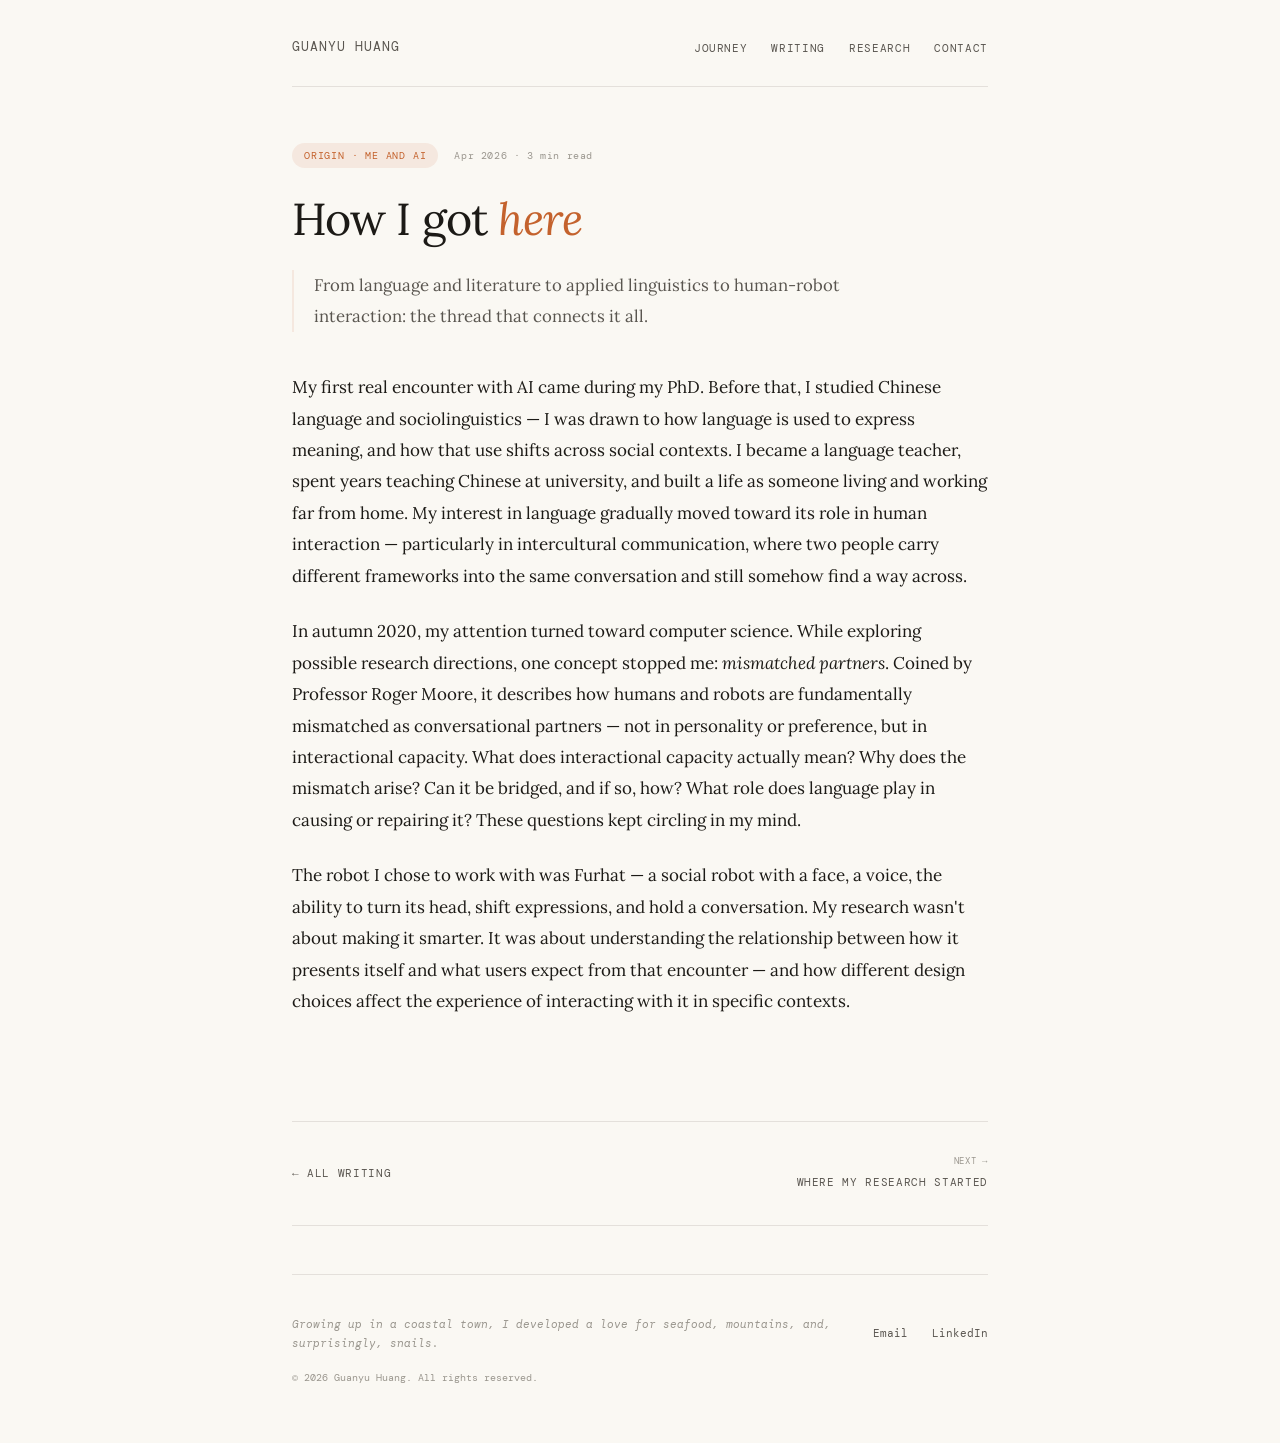
<file: articles/me-and-ai-01-how-i-got-here.html>
<!DOCTYPE html>
<html lang="en">
<head>
<meta charset="UTF-8">
<meta name="viewport" content="width=device-width, initial-scale=1.0">
<title>How I got here · Guanyu Huang</title>
<link href="https://fonts.googleapis.com/css2?family=Lora:ital,wght@0,400;0,500;1,400&family=DM+Mono:wght@400;500&display=swap" rel="stylesheet">
<style>
*,*::before,*::after{box-sizing:border-box;margin:0;padding:0}
:root{--cream:#FAF8F3;--ink:#1C1A16;--ink-soft:#5A5650;--ink-muted:#9A968E;--terra:#C4622D;--terra-light:#F5E8DF;--teal:#2A6B6E;--border:rgba(100,90,80,0.15)}
html{scroll-behavior:smooth}
body{background:var(--cream);color:var(--ink);font-family:'Lora',Georgia,serif;line-height:1.75;font-size:17px}
.page{max-width:760px;margin:0 auto;padding:0 2rem}
nav{padding:2rem 0 1.5rem;display:flex;align-items:center;justify-content:space-between;border-bottom:1px solid var(--border)}
.nav-name{font-family:'DM Mono',monospace;font-size:13px;letter-spacing:.08em;color:var(--ink-soft);text-decoration:none;text-transform:uppercase;transition:color .2s}
.nav-name:hover{color:var(--terra)}
.nav-links{display:flex;gap:1.5rem;list-style:none;flex-wrap:wrap}
.nav-links a{font-family:'DM Mono',monospace;font-size:11px;letter-spacing:.06em;color:var(--ink-soft);text-decoration:none;text-transform:uppercase;transition:color .2s}
.nav-links a:hover{color:var(--terra)}
.article-header{padding:3.5rem 0 2.5rem}
.article-meta{display:flex;align-items:center;gap:1rem;margin-bottom:1.5rem;flex-wrap:wrap}
.article-tag{font-family:'DM Mono',monospace;font-size:10px;letter-spacing:.08em;color:var(--terra);text-transform:uppercase;background:var(--terra-light);padding:.25rem .75rem;border-radius:2rem}
.article-date{font-family:'DM Mono',monospace;font-size:10px;color:var(--ink-muted);letter-spacing:.06em}
.article-header h1{font-size:clamp(1.8rem,4vw,2.8rem);font-weight:400;line-height:1.2;letter-spacing:-.02em;margin-bottom:1rem}
.article-header h1 em{font-style:italic;color:var(--terra)}
.article-intro{font-size:1.05rem;color:var(--ink-soft);line-height:1.85;max-width:580px;border-left:2px solid var(--terra-light);padding-left:1.25rem;margin-top:1.5rem}
.article-body{padding-bottom:2rem}
.article-body p{margin-bottom:1.5rem;line-height:1.85}
.article-body em{font-style:italic;color:var(--ink)}
.article-nav{display:flex;justify-content:space-between;align-items:center;padding:2rem 0;border-top:1px solid var(--border);border-bottom:1px solid var(--border);margin:3rem 0}
.article-nav a{font-family:'DM Mono',monospace;font-size:11px;letter-spacing:.06em;color:var(--ink-soft);text-decoration:none;text-transform:uppercase;transition:color .2s}
.article-nav a:hover{color:var(--terra)}
.next-label{font-size:9px;color:var(--ink-muted);display:block;margin-bottom:.2rem;text-align:right}
.next-title{font-size:11px;display:block;text-align:right}
footer{padding:2.5rem 0 3.5rem;border-top:1px solid var(--border);margin-top:3rem}
.footer-top{display:flex;justify-content:space-between;align-items:center;margin-bottom:1rem}
.footer-note{font-family:'DM Mono',monospace;font-size:11px;color:var(--ink-muted);font-style:italic}
.footer-links{display:flex;gap:1.5rem}
.footer-links a{font-family:'DM Mono',monospace;font-size:11px;color:var(--ink-soft);text-decoration:none;transition:color .2s}
.footer-links a:hover{color:var(--terra)}
.footer-copy{font-family:'DM Mono',monospace;font-size:10px;color:var(--ink-muted)}
@keyframes fadeUp{from{opacity:0;transform:translateY(14px)}to{opacity:1;transform:translateY(0)}}
.article-header{animation:fadeUp .7s ease both}
.article-body{animation:fadeUp .7s .1s ease both}
@media(max-width:600px){nav{flex-wrap:wrap;gap:1rem}.article-nav{flex-direction:column;gap:1rem;align-items:flex-start}}
</style>
</head>
<body>
<div class="page">
<nav>
  <a href="/curiousguanyu/index.html" class="nav-name">Guanyu Huang</a>
  <ul class="nav-links">
    <li><a href="/curiousguanyu/index.html#journey">Journey</a></li>
    <li><a href="/curiousguanyu/writing.html">Writing</a></li>
    <li><a href="/curiousguanyu/index.html#research">Research</a></li>
    <li><a href="/curiousguanyu/index.html#contact">Contact</a></li>
  </ul>
</nav>
<header class="article-header">
  <div class="article-meta">
    <span class="article-tag">Origin · Me and AI</span>
    <span class="article-date">Apr 2026 · 3 min read</span>
  </div>
  <h1>How I got <em>here</em></h1>
  <p class="article-intro">From language and literature to applied linguistics to human-robot interaction: the thread that connects it all.</p>
</header>
<article class="article-body">
<p>My first real encounter with AI came during my PhD. Before that, I studied Chinese language and sociolinguistics — I was drawn to how language is used to express meaning, and how that use shifts across social contexts. I became a language teacher, spent years teaching Chinese at university, and built a life as someone living and working far from home. My interest in language gradually moved toward its role in human interaction — particularly in intercultural communication, where two people carry different frameworks into the same conversation and still somehow find a way across.</p>
<p>In autumn 2020, my attention turned toward computer science. While exploring possible research directions, one concept stopped me: <em>mismatched partners</em>. Coined by Professor Roger Moore, it describes how humans and robots are fundamentally mismatched as conversational partners — not in personality or preference, but in interactional capacity. What does interactional capacity actually mean? Why does the mismatch arise? Can it be bridged, and if so, how? What role does language play in causing or repairing it? These questions kept circling in my mind.</p>
<p>The robot I chose to work with was Furhat — a social robot with a face, a voice, the ability to turn its head, shift expressions, and hold a conversation. My research wasn't about making it smarter. It was about understanding the relationship between how it presents itself and what users expect from that encounter — and how different design choices affect the experience of interacting with it in specific contexts.</p>
</article>
<nav class="article-nav">
  <a href="/curiousguanyu/writing.html">← All writing</a>
  <a href="/curiousguanyu/articles/me-and-ai-02-hri-research.html">
    <span class="next-label">Next →</span>
    <span class="next-title">Where my research started</span>
  </a>
</nav>
<footer>
  <div class="footer-top">
    <span class="footer-note">Growing up in a coastal town, I developed a love for seafood, mountains, and, surprisingly, snails.</span>
    <div class="footer-links">
      <a href="mailto:guanyu.huang@gmail.com">Email</a>
      <a href="https://linkedin.com/in/guanyu-huang/" target="_blank">LinkedIn</a>
    </div>
  </div>
  <div class="footer-copy">© 2026 Guanyu Huang. All rights reserved.</div>
</footer>
</div>
</body>
</html>
</file>
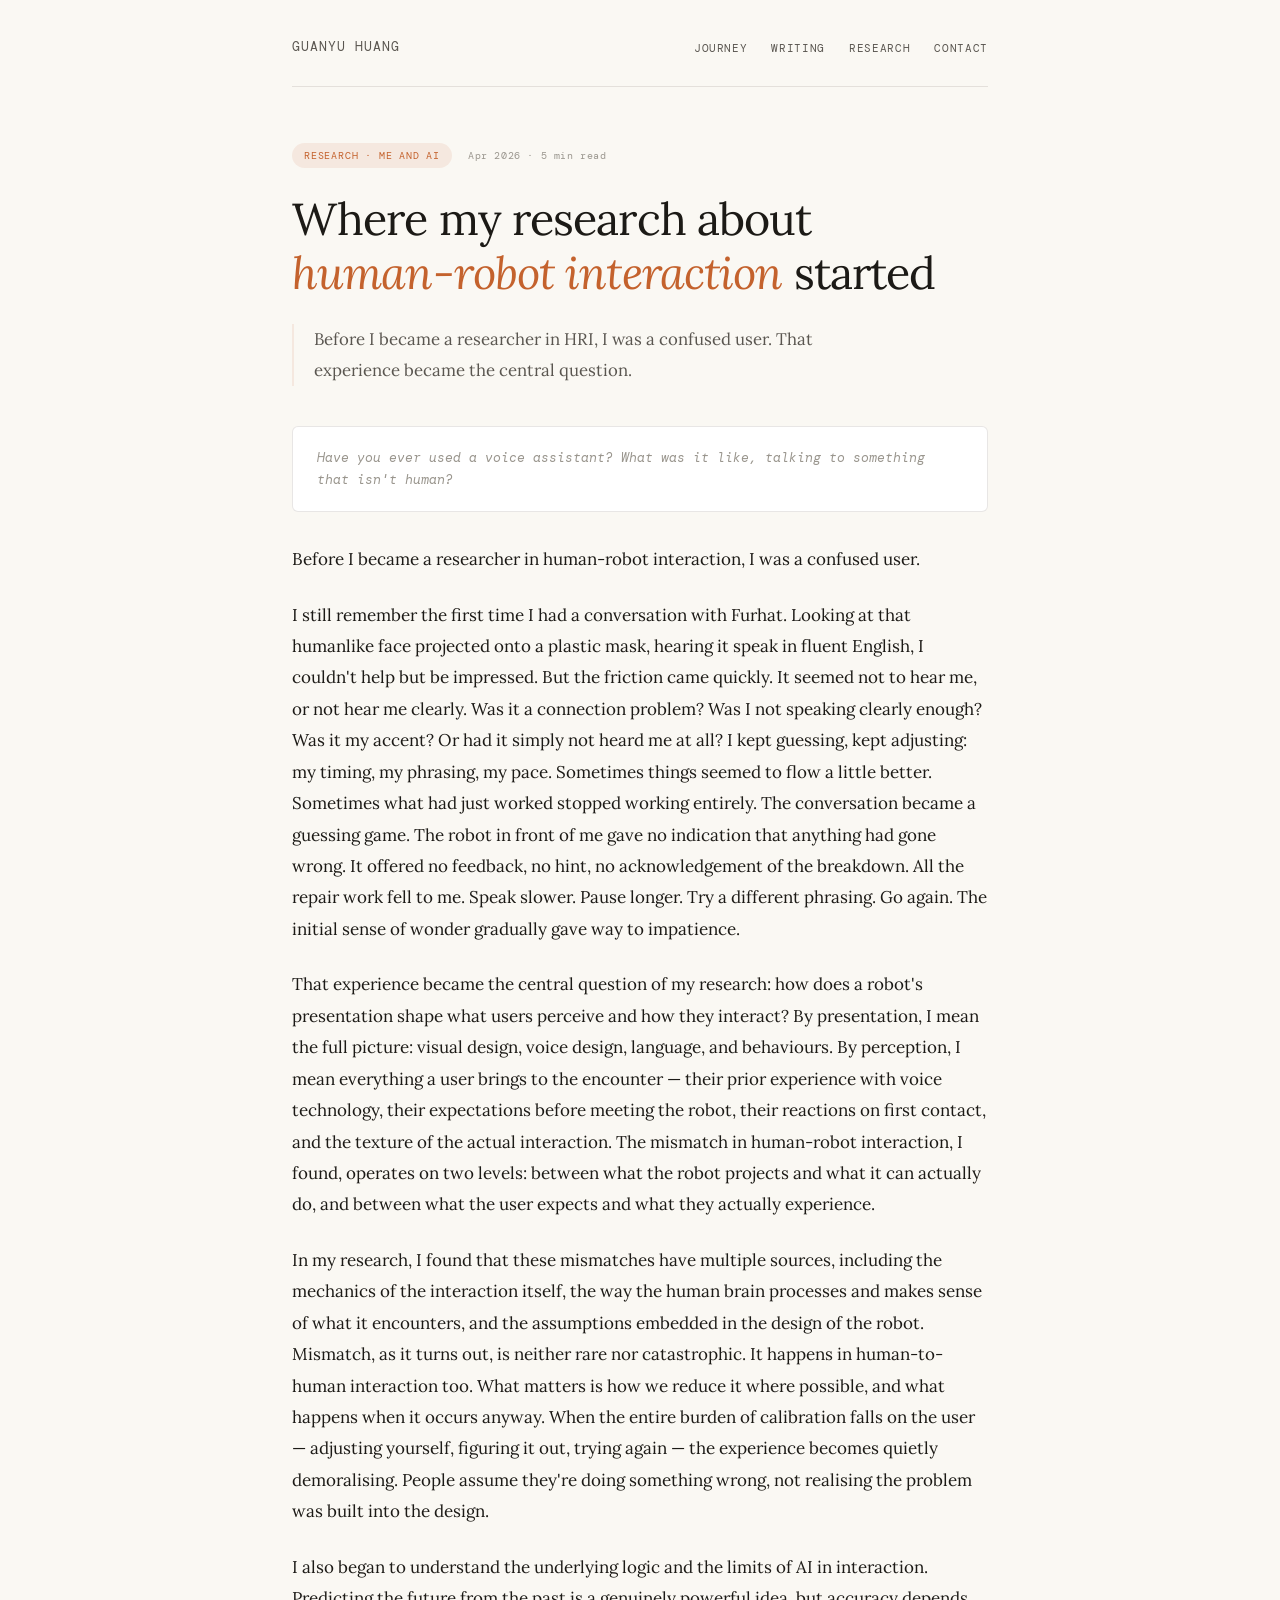
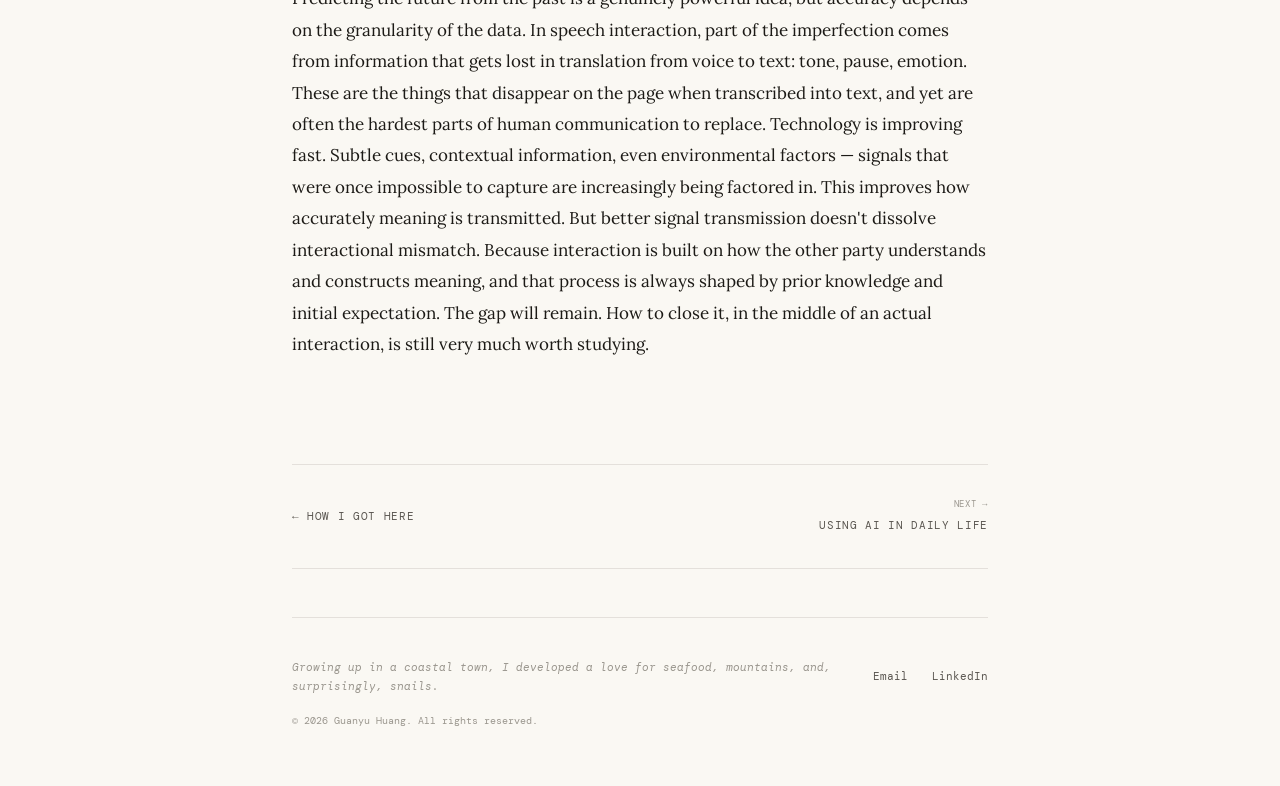
<file: articles/me-and-ai-02-hri-research.html>
<!DOCTYPE html>
<html lang="en">
<head>
<meta charset="UTF-8">
<meta name="viewport" content="width=device-width, initial-scale=1.0">
<title>Where my research started · Guanyu Huang</title>
<link href="https://fonts.googleapis.com/css2?family=Lora:ital,wght@0,400;0,500;1,400&family=DM+Mono:wght@400;500&display=swap" rel="stylesheet">
<style>
*,*::before,*::after{box-sizing:border-box;margin:0;padding:0}
:root{--cream:#FAF8F3;--ink:#1C1A16;--ink-soft:#5A5650;--ink-muted:#9A968E;--terra:#C4622D;--terra-light:#F5E8DF;--teal:#2A6B6E;--border:rgba(100,90,80,0.15)}
html{scroll-behavior:smooth}
body{background:var(--cream);color:var(--ink);font-family:'Lora',Georgia,serif;line-height:1.75;font-size:17px}
.page{max-width:760px;margin:0 auto;padding:0 2rem}
nav{padding:2rem 0 1.5rem;display:flex;align-items:center;justify-content:space-between;border-bottom:1px solid var(--border)}
.nav-name{font-family:'DM Mono',monospace;font-size:13px;letter-spacing:.08em;color:var(--ink-soft);text-decoration:none;text-transform:uppercase;transition:color .2s}
.nav-name:hover{color:var(--terra)}
.nav-links{display:flex;gap:1.5rem;list-style:none;flex-wrap:wrap}
.nav-links a{font-family:'DM Mono',monospace;font-size:11px;letter-spacing:.06em;color:var(--ink-soft);text-decoration:none;text-transform:uppercase;transition:color .2s}
.nav-links a:hover{color:var(--terra)}
.article-header{padding:3.5rem 0 2.5rem}
.article-meta{display:flex;align-items:center;gap:1rem;margin-bottom:1.5rem;flex-wrap:wrap}
.article-tag{font-family:'DM Mono',monospace;font-size:10px;letter-spacing:.08em;color:var(--terra);text-transform:uppercase;background:var(--terra-light);padding:.25rem .75rem;border-radius:2rem}
.article-date{font-family:'DM Mono',monospace;font-size:10px;color:var(--ink-muted);letter-spacing:.06em}
.article-header h1{font-size:clamp(1.8rem,4vw,2.8rem);font-weight:400;line-height:1.2;letter-spacing:-.02em;margin-bottom:1rem}
.article-header h1 em{font-style:italic;color:var(--terra)}
.article-intro{font-size:1.05rem;color:var(--ink-soft);line-height:1.85;max-width:580px;border-left:2px solid var(--terra-light);padding-left:1.25rem;margin-top:1.5rem}
.opening-question{font-family:'DM Mono',monospace;font-size:13px;color:var(--ink-muted);font-style:italic;margin-bottom:2rem;padding:1.25rem 1.5rem;background:white;border:1px solid var(--border);border-radius:6px;line-height:1.7}
.article-body{padding-bottom:2rem}
.article-body p{margin-bottom:1.5rem;line-height:1.85}
.article-body em{font-style:italic;color:var(--ink)}
.article-nav{display:flex;justify-content:space-between;align-items:center;padding:2rem 0;border-top:1px solid var(--border);border-bottom:1px solid var(--border);margin:3rem 0}
.article-nav a{font-family:'DM Mono',monospace;font-size:11px;letter-spacing:.06em;color:var(--ink-soft);text-decoration:none;text-transform:uppercase;transition:color .2s}
.article-nav a:hover{color:var(--terra)}
.next-label{font-size:9px;color:var(--ink-muted);display:block;margin-bottom:.2rem;text-align:right}
.next-title{font-size:11px;display:block;text-align:right}
footer{padding:2.5rem 0 3.5rem;border-top:1px solid var(--border);margin-top:3rem}
.footer-top{display:flex;justify-content:space-between;align-items:center;margin-bottom:1rem}
.footer-note{font-family:'DM Mono',monospace;font-size:11px;color:var(--ink-muted);font-style:italic}
.footer-links{display:flex;gap:1.5rem}
.footer-links a{font-family:'DM Mono',monospace;font-size:11px;color:var(--ink-soft);text-decoration:none;transition:color .2s}
.footer-links a:hover{color:var(--terra)}
.footer-copy{font-family:'DM Mono',monospace;font-size:10px;color:var(--ink-muted)}
@keyframes fadeUp{from{opacity:0;transform:translateY(14px)}to{opacity:1;transform:translateY(0)}}
.article-header{animation:fadeUp .7s ease both}
.article-body{animation:fadeUp .7s .1s ease both}
@media(max-width:600px){nav{flex-wrap:wrap;gap:1rem}.article-nav{flex-direction:column;gap:1rem;align-items:flex-start}}
</style>
</head>
<body>
<div class="page">
<nav>
  <a href="/curiousguanyu/index.html" class="nav-name">Guanyu Huang</a>
  <ul class="nav-links">
    <li><a href="/curiousguanyu/index.html#journey">Journey</a></li>
    <li><a href="/curiousguanyu/writing.html">Writing</a></li>
    <li><a href="/curiousguanyu/index.html#research">Research</a></li>
    <li><a href="/curiousguanyu/index.html#contact">Contact</a></li>
  </ul>
</nav>
<header class="article-header">
  <div class="article-meta">
    <span class="article-tag">Research · Me and AI</span>
    <span class="article-date">Apr 2026 · 5 min read</span>
  </div>
  <h1>Where my research about<br><em>human-robot interaction</em> started</h1>
  <p class="article-intro">Before I became a researcher in HRI, I was a confused user. That experience became the central question.</p>
</header>
<article class="article-body">
<div class="opening-question">Have you ever used a voice assistant? What was it like, talking to something that isn't human?</div>
<p>Before I became a researcher in human-robot interaction, I was a confused user.</p>
<p>I still remember the first time I had a conversation with Furhat. Looking at that humanlike face projected onto a plastic mask, hearing it speak in fluent English, I couldn't help but be impressed. But the friction came quickly. It seemed not to hear me, or not hear me clearly. Was it a connection problem? Was I not speaking clearly enough? Was it my accent? Or had it simply not heard me at all? I kept guessing, kept adjusting: my timing, my phrasing, my pace. Sometimes things seemed to flow a little better. Sometimes what had just worked stopped working entirely. The conversation became a guessing game. The robot in front of me gave no indication that anything had gone wrong. It offered no feedback, no hint, no acknowledgement of the breakdown. All the repair work fell to me. Speak slower. Pause longer. Try a different phrasing. Go again. The initial sense of wonder gradually gave way to impatience.</p>
<p>That experience became the central question of my research: how does a robot's presentation shape what users perceive and how they interact? By presentation, I mean the full picture: visual design, voice design, language, and behaviours. By perception, I mean everything a user brings to the encounter — their prior experience with voice technology, their expectations before meeting the robot, their reactions on first contact, and the texture of the actual interaction. The mismatch in human-robot interaction, I found, operates on two levels: between what the robot projects and what it can actually do, and between what the user expects and what they actually experience.</p>
<p>In my research, I found that these mismatches have multiple sources, including the mechanics of the interaction itself, the way the human brain processes and makes sense of what it encounters, and the assumptions embedded in the design of the robot. Mismatch, as it turns out, is neither rare nor catastrophic. It happens in human-to-human interaction too. What matters is how we reduce it where possible, and what happens when it occurs anyway. When the entire burden of calibration falls on the user — adjusting yourself, figuring it out, trying again — the experience becomes quietly demoralising. People assume they're doing something wrong, not realising the problem was built into the design.</p>
<p>I also began to understand the underlying logic and the limits of AI in interaction. Predicting the future from the past is a genuinely powerful idea, but accuracy depends on the granularity of the data. In speech interaction, part of the imperfection comes from information that gets lost in translation from voice to text: tone, pause, emotion. These are the things that disappear on the page when transcribed into text, and yet are often the hardest parts of human communication to replace. Technology is improving fast. Subtle cues, contextual information, even environmental factors — signals that were once impossible to capture are increasingly being factored in. This improves how accurately meaning is transmitted. But better signal transmission doesn't dissolve interactional mismatch. Because interaction is built on how the other party understands and constructs meaning, and that process is always shaped by prior knowledge and initial expectation. The gap will remain. How to close it, in the middle of an actual interaction, is still very much worth studying.</p>
</article>
<nav class="article-nav">
  <a href="/curiousguanyu/articles/me-and-ai-01-how-i-got-here.html">← How I got here</a>
  <a href="/curiousguanyu/articles/me-and-ai-03-daily-life.html">
    <span class="next-label">Next →</span>
    <span class="next-title">Using AI in daily life</span>
  </a>
</nav>
<footer>
  <div class="footer-top">
    <span class="footer-note">Growing up in a coastal town, I developed a love for seafood, mountains, and, surprisingly, snails.</span>
    <div class="footer-links">
      <a href="mailto:guanyu.huang@gmail.com">Email</a>
      <a href="https://linkedin.com/in/guanyu-huang/" target="_blank">LinkedIn</a>
    </div>
  </div>
  <div class="footer-copy">© 2026 Guanyu Huang. All rights reserved.</div>
</footer>
</div>
</body>
</html>
</file>
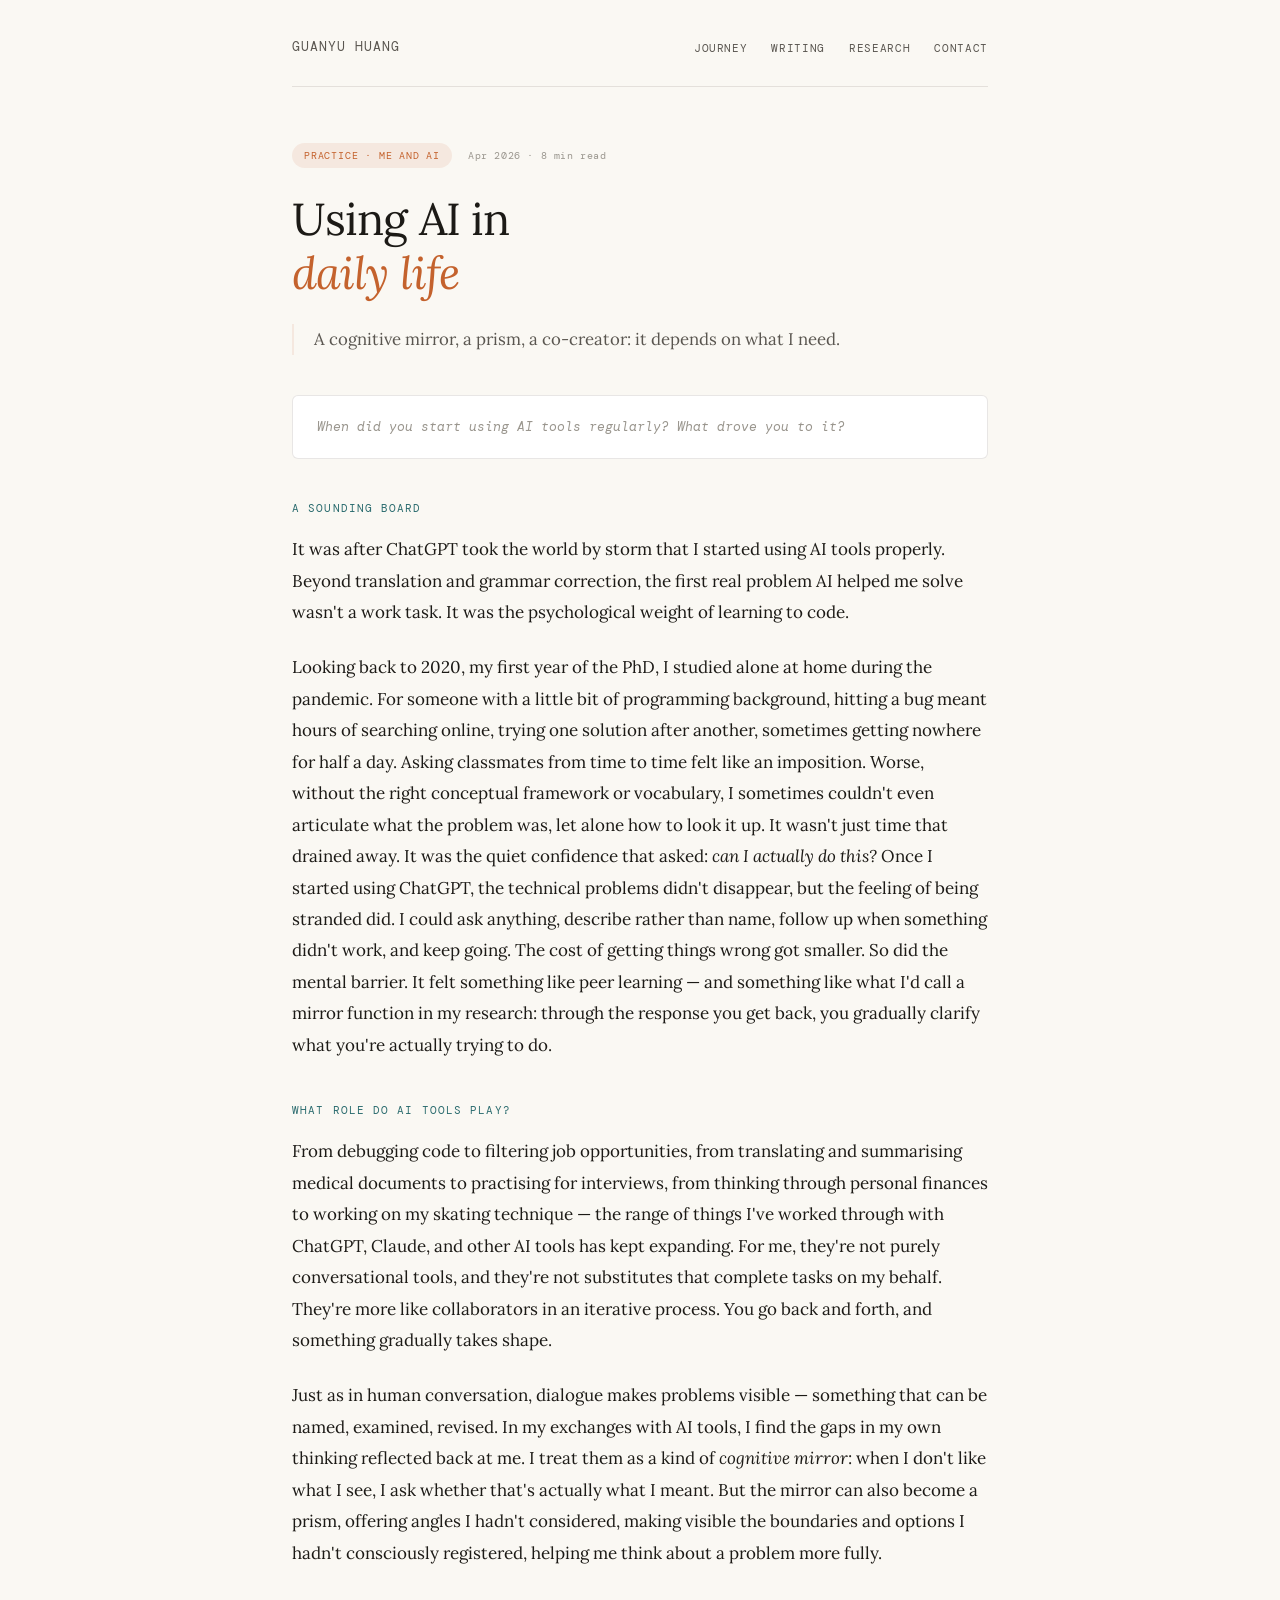
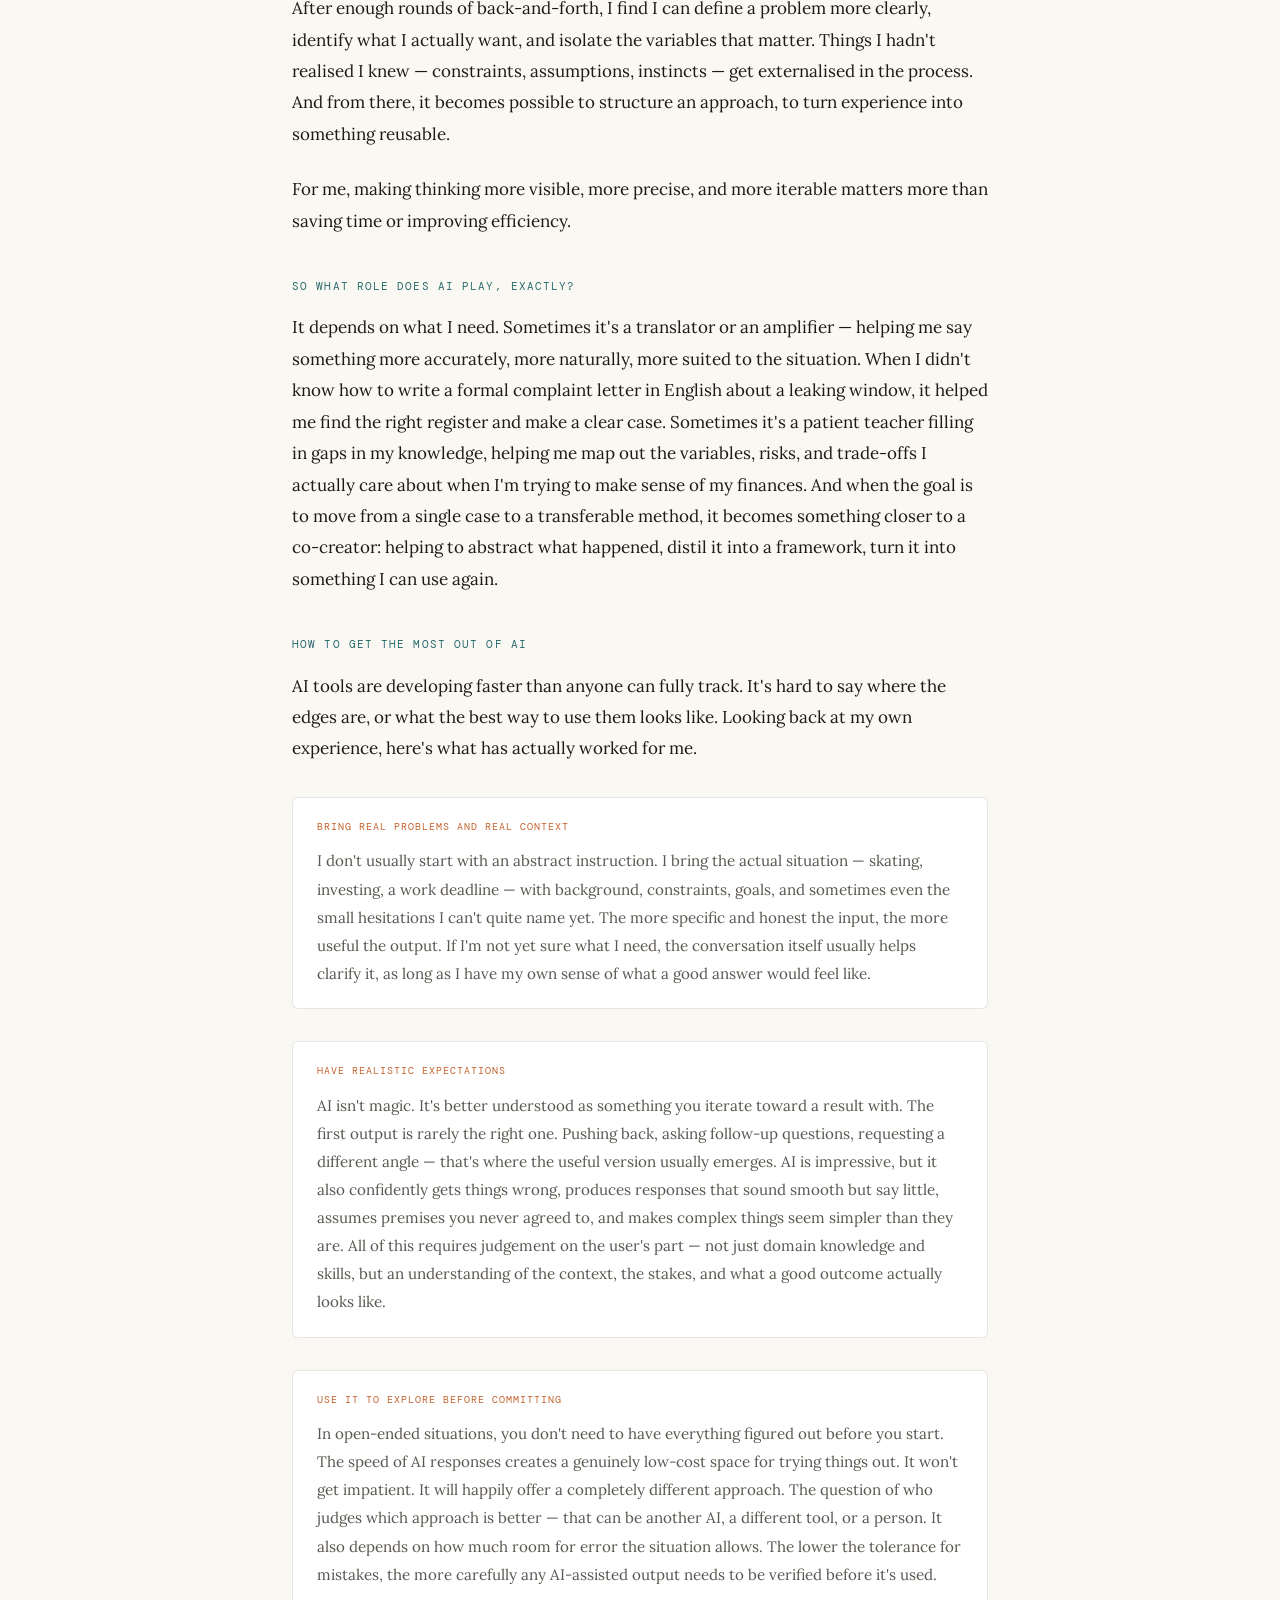
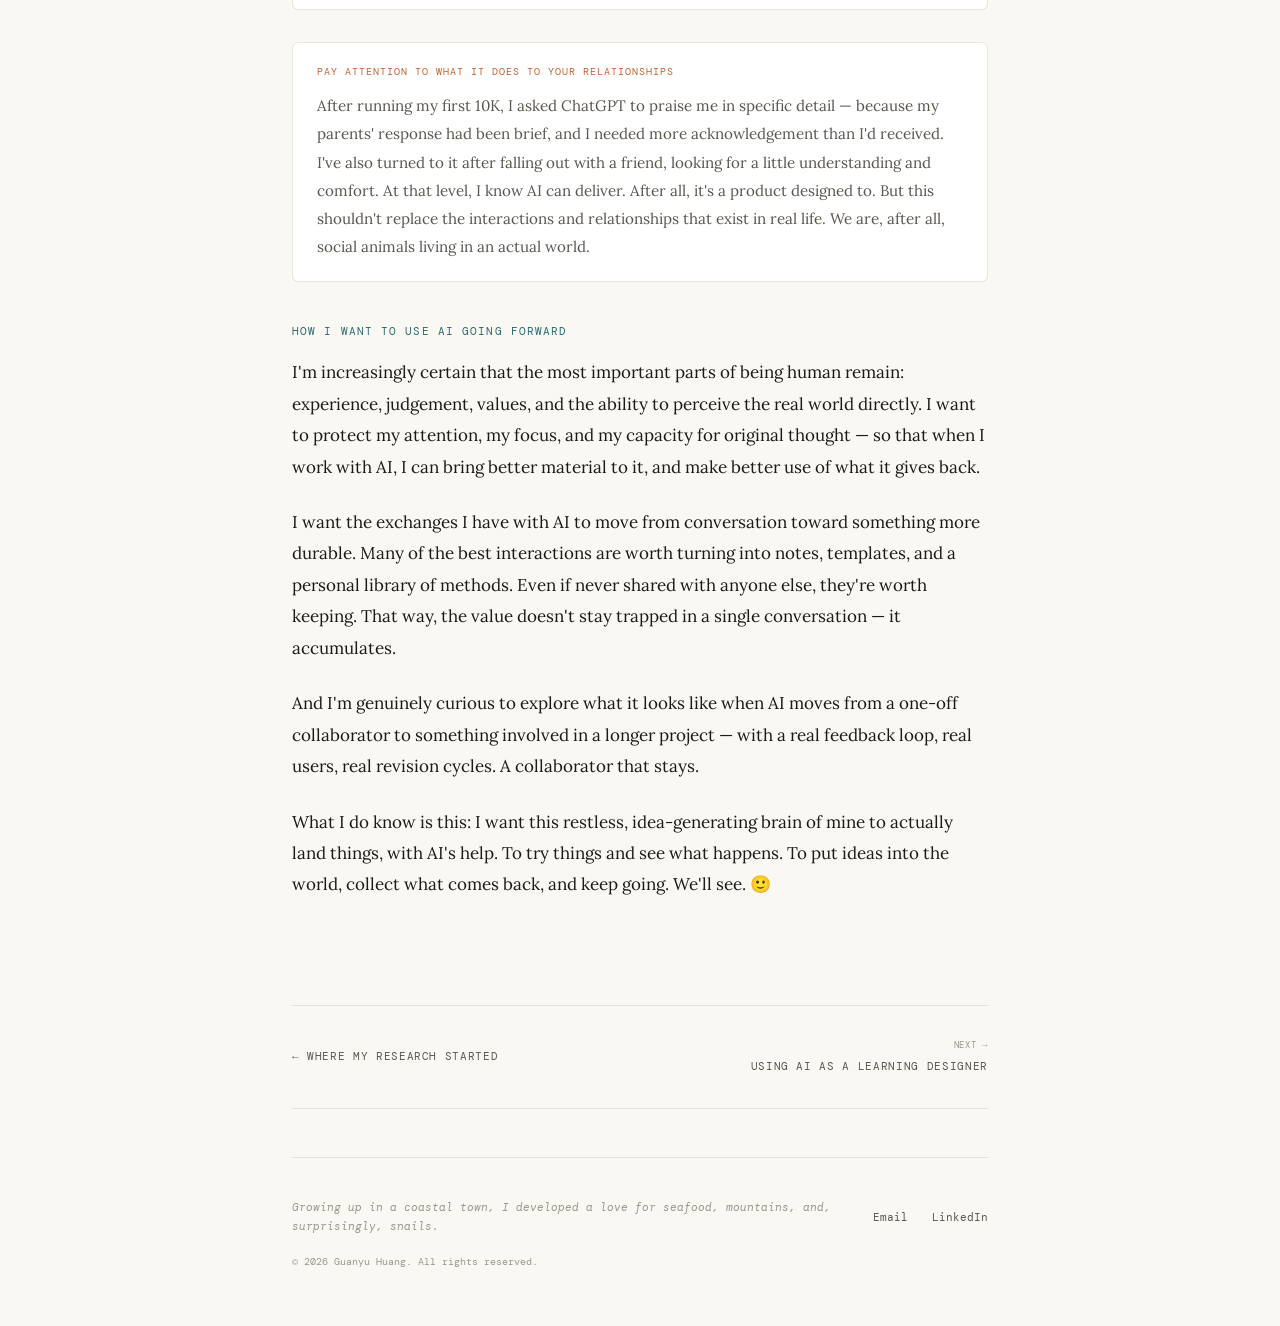
<file: articles/me-and-ai-03-daily-life.html>
<!DOCTYPE html>
<html lang="en">
<head>
<meta charset="UTF-8">
<meta name="viewport" content="width=device-width, initial-scale=1.0">
<title>Using AI in daily life · Guanyu Huang</title>
<link href="https://fonts.googleapis.com/css2?family=Lora:ital,wght@0,400;0,500;1,400&family=DM+Mono:wght@400;500&display=swap" rel="stylesheet">
<style>
*,*::before,*::after{box-sizing:border-box;margin:0;padding:0}
:root{--cream:#FAF8F3;--ink:#1C1A16;--ink-soft:#5A5650;--ink-muted:#9A968E;--terra:#C4622D;--terra-light:#F5E8DF;--teal:#2A6B6E;--border:rgba(100,90,80,0.15)}
html{scroll-behavior:smooth}
body{background:var(--cream);color:var(--ink);font-family:'Lora',Georgia,serif;line-height:1.75;font-size:17px}
.page{max-width:760px;margin:0 auto;padding:0 2rem}
nav{padding:2rem 0 1.5rem;display:flex;align-items:center;justify-content:space-between;border-bottom:1px solid var(--border)}
.nav-name{font-family:'DM Mono',monospace;font-size:13px;letter-spacing:.08em;color:var(--ink-soft);text-decoration:none;text-transform:uppercase;transition:color .2s}
.nav-name:hover{color:var(--terra)}
.nav-links{display:flex;gap:1.5rem;list-style:none;flex-wrap:wrap}
.nav-links a{font-family:'DM Mono',monospace;font-size:11px;letter-spacing:.06em;color:var(--ink-soft);text-decoration:none;text-transform:uppercase;transition:color .2s}
.nav-links a:hover{color:var(--terra)}
.article-header{padding:3.5rem 0 2.5rem}
.article-meta{display:flex;align-items:center;gap:1rem;margin-bottom:1.5rem;flex-wrap:wrap}
.article-tag{font-family:'DM Mono',monospace;font-size:10px;letter-spacing:.08em;color:var(--terra);text-transform:uppercase;background:var(--terra-light);padding:.25rem .75rem;border-radius:2rem}
.article-date{font-family:'DM Mono',monospace;font-size:10px;color:var(--ink-muted);letter-spacing:.06em}
.article-header h1{font-size:clamp(1.8rem,4vw,2.8rem);font-weight:400;line-height:1.2;letter-spacing:-.02em;margin-bottom:1rem}
.article-header h1 em{font-style:italic;color:var(--terra)}
.article-intro{font-size:1.05rem;color:var(--ink-soft);line-height:1.85;max-width:580px;border-left:2px solid var(--terra-light);padding-left:1.25rem;margin-top:1.5rem}
.opening-question{font-family:'DM Mono',monospace;font-size:13px;color:var(--ink-muted);font-style:italic;margin-bottom:2rem;padding:1.25rem 1.5rem;background:white;border:1px solid var(--border);border-radius:6px;line-height:1.7}
.article-body{padding-bottom:2rem}
.article-body p{margin-bottom:1.5rem;line-height:1.85}
.article-body em{font-style:italic;color:var(--ink)}
.article-section{margin:2.5rem 0 1rem;font-family:'DM Mono',monospace;font-size:11px;letter-spacing:.1em;color:var(--teal);text-transform:uppercase}
.tip-block{margin:2rem 0;padding:1.25rem 1.5rem;background:white;border:1px solid var(--border);border-radius:6px}
.tip-label{font-family:'DM Mono',monospace;font-size:10px;letter-spacing:.1em;color:var(--terra);text-transform:uppercase;margin-bottom:.75rem}
.tip-block p{margin-bottom:0;font-size:.95rem;color:var(--ink-soft)}
.article-nav{display:flex;justify-content:space-between;align-items:center;padding:2rem 0;border-top:1px solid var(--border);border-bottom:1px solid var(--border);margin:3rem 0}
.article-nav a{font-family:'DM Mono',monospace;font-size:11px;letter-spacing:.06em;color:var(--ink-soft);text-decoration:none;text-transform:uppercase;transition:color .2s}
.article-nav a:hover{color:var(--terra)}
.next-label{font-size:9px;color:var(--ink-muted);display:block;margin-bottom:.2rem;text-align:right}
.next-title{font-size:11px;display:block;text-align:right}
footer{padding:2.5rem 0 3.5rem;border-top:1px solid var(--border);margin-top:3rem}
.footer-top{display:flex;justify-content:space-between;align-items:center;margin-bottom:1rem}
.footer-note{font-family:'DM Mono',monospace;font-size:11px;color:var(--ink-muted);font-style:italic}
.footer-links{display:flex;gap:1.5rem}
.footer-links a{font-family:'DM Mono',monospace;font-size:11px;color:var(--ink-soft);text-decoration:none;transition:color .2s}
.footer-links a:hover{color:var(--terra)}
.footer-copy{font-family:'DM Mono',monospace;font-size:10px;color:var(--ink-muted)}
@keyframes fadeUp{from{opacity:0;transform:translateY(14px)}to{opacity:1;transform:translateY(0)}}
.article-header{animation:fadeUp .7s ease both}
.article-body{animation:fadeUp .7s .1s ease both}
@media(max-width:600px){nav{flex-wrap:wrap;gap:1rem}.article-nav{flex-direction:column;gap:1rem;align-items:flex-start}}
</style>
</head>
<body>
<div class="page">
<nav>
  <a href="/curiousguanyu/index.html" class="nav-name">Guanyu Huang</a>
  <ul class="nav-links">
    <li><a href="/curiousguanyu/index.html#journey">Journey</a></li>
    <li><a href="/curiousguanyu/writing.html">Writing</a></li>
    <li><a href="/curiousguanyu/index.html#research">Research</a></li>
    <li><a href="/curiousguanyu/index.html#contact">Contact</a></li>
  </ul>
</nav>
<header class="article-header">
  <div class="article-meta">
    <span class="article-tag">Practice · Me and AI</span>
    <span class="article-date">Apr 2026 · 8 min read</span>
  </div>
  <h1>Using AI in<br><em>daily life</em></h1>
  <p class="article-intro">A cognitive mirror, a prism, a co-creator: it depends on what I need.</p>
</header>
<article class="article-body">
<div class="opening-question">When did you start using AI tools regularly? What drove you to it?</div>
<div class="article-section">A sounding board</div>
<p>It was after ChatGPT took the world by storm that I started using AI tools properly. Beyond translation and grammar correction, the first real problem AI helped me solve wasn't a work task. It was the psychological weight of learning to code.</p>
<p>Looking back to 2020, my first year of the PhD, I studied alone at home during the pandemic. For someone with a little bit of programming background, hitting a bug meant hours of searching online, trying one solution after another, sometimes getting nowhere for half a day. Asking classmates from time to time felt like an imposition. Worse, without the right conceptual framework or vocabulary, I sometimes couldn't even articulate what the problem was, let alone how to look it up. It wasn't just time that drained away. It was the quiet confidence that asked: <em>can I actually do this?</em> Once I started using ChatGPT, the technical problems didn't disappear, but the feeling of being stranded did. I could ask anything, describe rather than name, follow up when something didn't work, and keep going. The cost of getting things wrong got smaller. So did the mental barrier. It felt something like peer learning — and something like what I'd call a mirror function in my research: through the response you get back, you gradually clarify what you're actually trying to do.</p>
<div class="article-section">What role do AI tools play?</div>
<p>From debugging code to filtering job opportunities, from translating and summarising medical documents to practising for interviews, from thinking through personal finances to working on my skating technique — the range of things I've worked through with ChatGPT, Claude, and other AI tools has kept expanding. For me, they're not purely conversational tools, and they're not substitutes that complete tasks on my behalf. They're more like collaborators in an iterative process. You go back and forth, and something gradually takes shape.</p>
<p>Just as in human conversation, dialogue makes problems visible — something that can be named, examined, revised. In my exchanges with AI tools, I find the gaps in my own thinking reflected back at me. I treat them as a kind of <em>cognitive mirror</em>: when I don't like what I see, I ask whether that's actually what I meant. But the mirror can also become a prism, offering angles I hadn't considered, making visible the boundaries and options I hadn't consciously registered, helping me think about a problem more fully.</p>
<p>After enough rounds of back-and-forth, I find I can define a problem more clearly, identify what I actually want, and isolate the variables that matter. Things I hadn't realised I knew — constraints, assumptions, instincts — get externalised in the process. And from there, it becomes possible to structure an approach, to turn experience into something reusable.</p>
<p>For me, making thinking more visible, more precise, and more iterable matters more than saving time or improving efficiency.</p>
<div class="article-section">So what role does AI play, exactly?</div>
<p>It depends on what I need. Sometimes it's a translator or an amplifier — helping me say something more accurately, more naturally, more suited to the situation. When I didn't know how to write a formal complaint letter in English about a leaking window, it helped me find the right register and make a clear case. Sometimes it's a patient teacher filling in gaps in my knowledge, helping me map out the variables, risks, and trade-offs I actually care about when I'm trying to make sense of my finances. And when the goal is to move from a single case to a transferable method, it becomes something closer to a co-creator: helping to abstract what happened, distil it into a framework, turn it into something I can use again.</p>
<div class="article-section">How to get the most out of AI</div>
<p>AI tools are developing faster than anyone can fully track. It's hard to say where the edges are, or what the best way to use them looks like. Looking back at my own experience, here's what has actually worked for me.</p>
<div class="tip-block">
  <div class="tip-label">Bring real problems and real context</div>
  <p>I don't usually start with an abstract instruction. I bring the actual situation — skating, investing, a work deadline — with background, constraints, goals, and sometimes even the small hesitations I can't quite name yet. The more specific and honest the input, the more useful the output. If I'm not yet sure what I need, the conversation itself usually helps clarify it, as long as I have my own sense of what a good answer would feel like.</p>
</div>
<div class="tip-block">
  <div class="tip-label">Have realistic expectations</div>
  <p>AI isn't magic. It's better understood as something you iterate toward a result with. The first output is rarely the right one. Pushing back, asking follow-up questions, requesting a different angle — that's where the useful version usually emerges. AI is impressive, but it also confidently gets things wrong, produces responses that sound smooth but say little, assumes premises you never agreed to, and makes complex things seem simpler than they are. All of this requires judgement on the user's part — not just domain knowledge and skills, but an understanding of the context, the stakes, and what a good outcome actually looks like.</p>
</div>
<div class="tip-block">
  <div class="tip-label">Use it to explore before committing</div>
  <p>In open-ended situations, you don't need to have everything figured out before you start. The speed of AI responses creates a genuinely low-cost space for trying things out. It won't get impatient. It will happily offer a completely different approach. The question of who judges which approach is better — that can be another AI, a different tool, or a person. It also depends on how much room for error the situation allows. The lower the tolerance for mistakes, the more carefully any AI-assisted output needs to be verified before it's used.</p>
</div>
<div class="tip-block">
  <div class="tip-label">Pay attention to what it does to your relationships</div>
  <p>After running my first 10K, I asked ChatGPT to praise me in specific detail — because my parents' response had been brief, and I needed more acknowledgement than I'd received. I've also turned to it after falling out with a friend, looking for a little understanding and comfort. At that level, I know AI can deliver. After all, it's a product designed to. But this shouldn't replace the interactions and relationships that exist in real life. We are, after all, social animals living in an actual world.</p>
</div>
<div class="article-section">How I want to use AI going forward</div>
<p>I'm increasingly certain that the most important parts of being human remain: experience, judgement, values, and the ability to perceive the real world directly. I want to protect my attention, my focus, and my capacity for original thought — so that when I work with AI, I can bring better material to it, and make better use of what it gives back.</p>
<p>I want the exchanges I have with AI to move from conversation toward something more durable. Many of the best interactions are worth turning into notes, templates, and a personal library of methods. Even if never shared with anyone else, they're worth keeping. That way, the value doesn't stay trapped in a single conversation — it accumulates.</p>
<p>And I'm genuinely curious to explore what it looks like when AI moves from a one-off collaborator to something involved in a longer project — with a real feedback loop, real users, real revision cycles. A collaborator that stays.</p>
<p>What I do know is this: I want this restless, idea-generating brain of mine to actually land things, with AI's help. To try things and see what happens. To put ideas into the world, collect what comes back, and keep going. We'll see. 🙂</p>
</article>
<nav class="article-nav">
  <a href="/curiousguanyu/articles/me-and-ai-02-hri-research.html">← Where my research started</a>
  <a href="/curiousguanyu/articles/me-and-ai-04-learning-designer.html">
    <span class="next-label">Next →</span>
    <span class="next-title">Using AI as a learning designer</span>
  </a>
</nav>
<footer>
  <div class="footer-top">
    <span class="footer-note">Growing up in a coastal town, I developed a love for seafood, mountains, and, surprisingly, snails.</span>
    <div class="footer-links">
      <a href="mailto:guanyu.huang@gmail.com">Email</a>
      <a href="https://linkedin.com/in/guanyu-huang/" target="_blank">LinkedIn</a>
    </div>
  </div>
  <div class="footer-copy">© 2026 Guanyu Huang. All rights reserved.</div>
</footer>
</div>
</body>
</html>
</file>
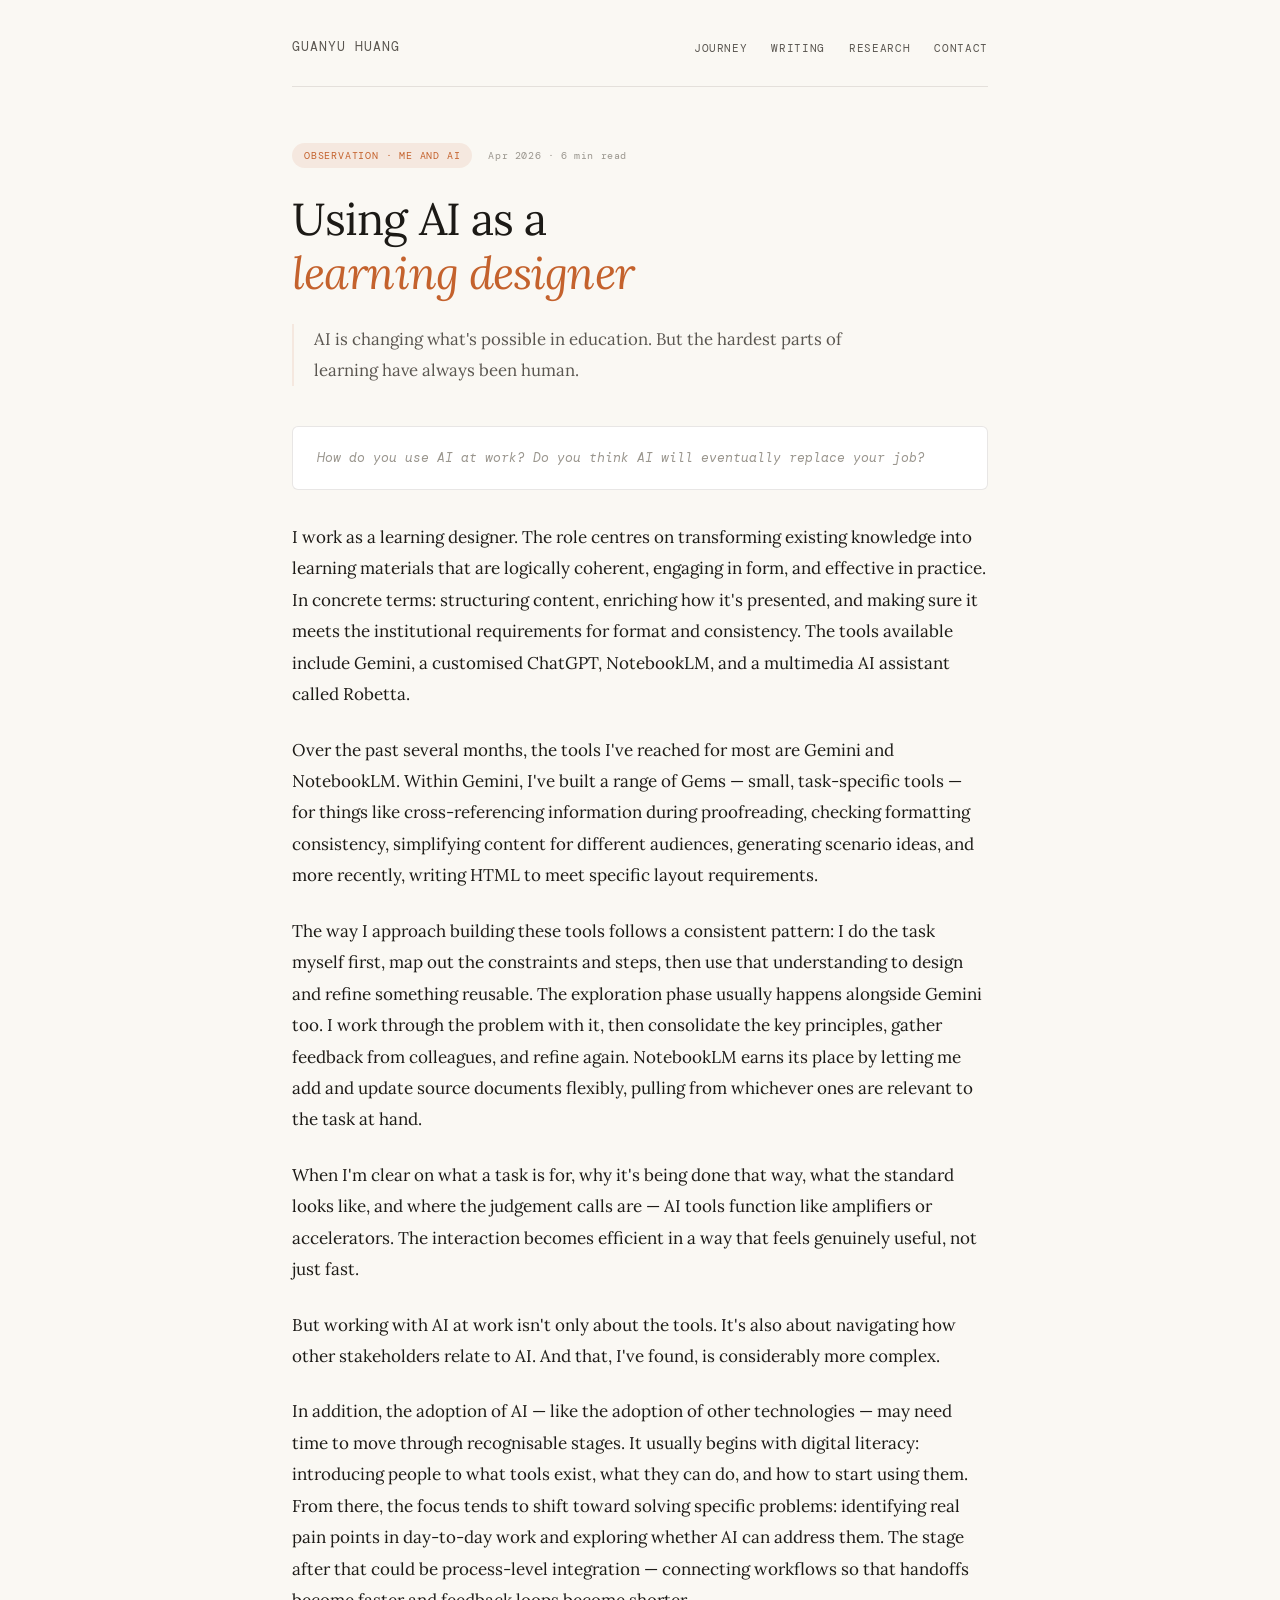
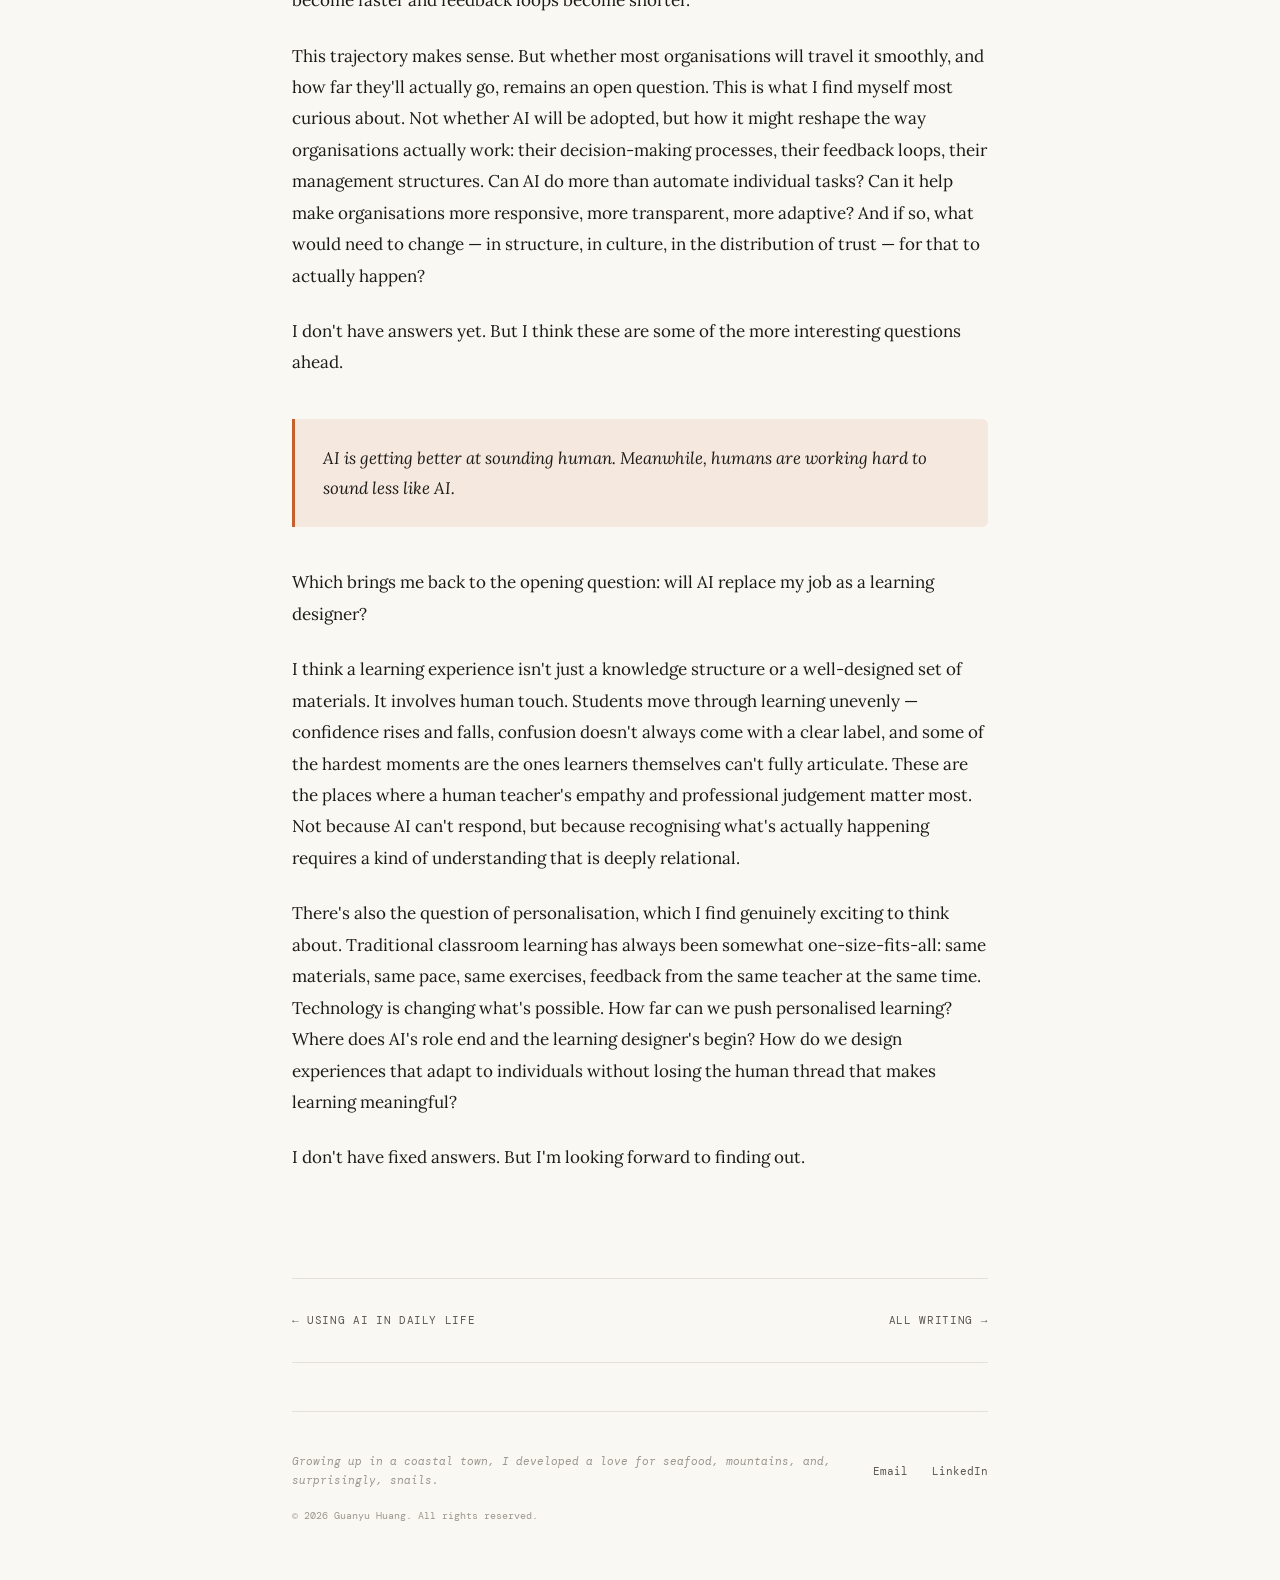
<file: articles/me-and-ai-04-learning-designer.html>
<!DOCTYPE html>
<html lang="en">
<head>
<meta charset="UTF-8">
<meta name="viewport" content="width=device-width, initial-scale=1.0">
<title>Using AI as a learning designer · Guanyu Huang</title>
<link href="https://fonts.googleapis.com/css2?family=Lora:ital,wght@0,400;0,500;1,400&family=DM+Mono:wght@400;500&display=swap" rel="stylesheet">
<style>
*,*::before,*::after{box-sizing:border-box;margin:0;padding:0}
:root{--cream:#FAF8F3;--ink:#1C1A16;--ink-soft:#5A5650;--ink-muted:#9A968E;--terra:#C4622D;--terra-light:#F5E8DF;--teal:#2A6B6E;--border:rgba(100,90,80,0.15)}
html{scroll-behavior:smooth}
body{background:var(--cream);color:var(--ink);font-family:'Lora',Georgia,serif;line-height:1.75;font-size:17px}
.page{max-width:760px;margin:0 auto;padding:0 2rem}
nav{padding:2rem 0 1.5rem;display:flex;align-items:center;justify-content:space-between;border-bottom:1px solid var(--border)}
.nav-name{font-family:'DM Mono',monospace;font-size:13px;letter-spacing:.08em;color:var(--ink-soft);text-decoration:none;text-transform:uppercase;transition:color .2s}
.nav-name:hover{color:var(--terra)}
.nav-links{display:flex;gap:1.5rem;list-style:none;flex-wrap:wrap}
.nav-links a{font-family:'DM Mono',monospace;font-size:11px;letter-spacing:.06em;color:var(--ink-soft);text-decoration:none;text-transform:uppercase;transition:color .2s}
.nav-links a:hover{color:var(--terra)}
.article-header{padding:3.5rem 0 2.5rem}
.article-meta{display:flex;align-items:center;gap:1rem;margin-bottom:1.5rem;flex-wrap:wrap}
.article-tag{font-family:'DM Mono',monospace;font-size:10px;letter-spacing:.08em;color:var(--terra);text-transform:uppercase;background:var(--terra-light);padding:.25rem .75rem;border-radius:2rem}
.article-date{font-family:'DM Mono',monospace;font-size:10px;color:var(--ink-muted);letter-spacing:.06em}
.article-header h1{font-size:clamp(1.8rem,4vw,2.8rem);font-weight:400;line-height:1.2;letter-spacing:-.02em;margin-bottom:1rem}
.article-header h1 em{font-style:italic;color:var(--terra)}
.article-intro{font-size:1.05rem;color:var(--ink-soft);line-height:1.85;max-width:580px;border-left:2px solid var(--terra-light);padding-left:1.25rem;margin-top:1.5rem}
.opening-question{font-family:'DM Mono',monospace;font-size:13px;color:var(--ink-muted);font-style:italic;margin-bottom:2rem;padding:1.25rem 1.5rem;background:white;border:1px solid var(--border);border-radius:6px;line-height:1.7}
.article-body{padding-bottom:2rem}
.article-body p{margin-bottom:1.5rem;line-height:1.85}
.article-body em{font-style:italic;color:var(--ink)}
.article-section{margin:2.5rem 0 1rem;font-family:'DM Mono',monospace;font-size:11px;letter-spacing:.1em;color:var(--teal);text-transform:uppercase}
.pullquote{margin:2.5rem 0;padding:1.5rem 1.75rem;border-left:3px solid var(--terra);background:var(--terra-light);border-radius:0 6px 6px 0}
.pullquote p{font-size:1.05rem;color:var(--ink);font-style:italic;margin-bottom:0;line-height:1.8}
.article-nav{display:flex;justify-content:space-between;align-items:center;padding:2rem 0;border-top:1px solid var(--border);border-bottom:1px solid var(--border);margin:3rem 0}
.article-nav a{font-family:'DM Mono',monospace;font-size:11px;letter-spacing:.06em;color:var(--ink-soft);text-decoration:none;text-transform:uppercase;transition:color .2s}
.article-nav a:hover{color:var(--terra)}
footer{padding:2.5rem 0 3.5rem;border-top:1px solid var(--border);margin-top:3rem}
.footer-top{display:flex;justify-content:space-between;align-items:center;margin-bottom:1rem}
.footer-note{font-family:'DM Mono',monospace;font-size:11px;color:var(--ink-muted);font-style:italic}
.footer-links{display:flex;gap:1.5rem}
.footer-links a{font-family:'DM Mono',monospace;font-size:11px;color:var(--ink-soft);text-decoration:none;transition:color .2s}
.footer-links a:hover{color:var(--terra)}
.footer-copy{font-family:'DM Mono',monospace;font-size:10px;color:var(--ink-muted)}
@keyframes fadeUp{from{opacity:0;transform:translateY(14px)}to{opacity:1;transform:translateY(0)}}
.article-header{animation:fadeUp .7s ease both}
.article-body{animation:fadeUp .7s .1s ease both}
@media(max-width:600px){nav{flex-wrap:wrap;gap:1rem}.article-nav{flex-direction:column;gap:1rem;align-items:flex-start}}
</style>
</head>
<body>
<div class="page">
<nav>
  <a href="/curiousguanyu/index.html" class="nav-name">Guanyu Huang</a>
  <ul class="nav-links">
    <li><a href="/curiousguanyu/index.html#journey">Journey</a></li>
    <li><a href="/curiousguanyu/writing.html">Writing</a></li>
    <li><a href="/curiousguanyu/index.html#research">Research</a></li>
    <li><a href="/curiousguanyu/index.html#contact">Contact</a></li>
  </ul>
</nav>
<header class="article-header">
  <div class="article-meta">
    <span class="article-tag">Observation · Me and AI</span>
    <span class="article-date">Apr 2026 · 6 min read</span>
  </div>
  <h1>Using AI as a<br><em>learning designer</em></h1>
  <p class="article-intro">AI is changing what's possible in education. But the hardest parts of learning have always been human.</p>
</header>
<article class="article-body">
<div class="opening-question">How do you use AI at work? Do you think AI will eventually replace your job?</div>
<p>I work as a learning designer. The role centres on transforming existing knowledge into learning materials that are logically coherent, engaging in form, and effective in practice. In concrete terms: structuring content, enriching how it's presented, and making sure it meets the institutional requirements for format and consistency. The tools available include Gemini, a customised ChatGPT, NotebookLM, and a multimedia AI assistant called Robetta.</p>
<p>Over the past several months, the tools I've reached for most are Gemini and NotebookLM. Within Gemini, I've built a range of Gems — small, task-specific tools — for things like cross-referencing information during proofreading, checking formatting consistency, simplifying content for different audiences, generating scenario ideas, and more recently, writing HTML to meet specific layout requirements.</p>
<p>The way I approach building these tools follows a consistent pattern: I do the task myself first, map out the constraints and steps, then use that understanding to design and refine something reusable. The exploration phase usually happens alongside Gemini too. I work through the problem with it, then consolidate the key principles, gather feedback from colleagues, and refine again. NotebookLM earns its place by letting me add and update source documents flexibly, pulling from whichever ones are relevant to the task at hand.</p>
<p>When I'm clear on what a task is for, why it's being done that way, what the standard looks like, and where the judgement calls are — AI tools function like amplifiers or accelerators. The interaction becomes efficient in a way that feels genuinely useful, not just fast.</p>
<p>But working with AI at work isn't only about the tools. It's also about navigating how other stakeholders relate to AI. And that, I've found, is considerably more complex.</p>
<p>In addition, the adoption of AI — like the adoption of other technologies — may need time to move through recognisable stages. It usually begins with digital literacy: introducing people to what tools exist, what they can do, and how to start using them. From there, the focus tends to shift toward solving specific problems: identifying real pain points in day-to-day work and exploring whether AI can address them. The stage after that could be process-level integration — connecting workflows so that handoffs become faster and feedback loops become shorter.</p>
<p>This trajectory makes sense. But whether most organisations will travel it smoothly, and how far they'll actually go, remains an open question. This is what I find myself most curious about. Not whether AI will be adopted, but how it might reshape the way organisations actually work: their decision-making processes, their feedback loops, their management structures. Can AI do more than automate individual tasks? Can it help make organisations more responsive, more transparent, more adaptive? And if so, what would need to change — in structure, in culture, in the distribution of trust — for that to actually happen?</p>
<p>I don't have answers yet. But I think these are some of the more interesting questions ahead.</p>
<div class="pullquote">
  <p>AI is getting better at sounding human. Meanwhile, humans are working hard to sound less like AI.</p>
</div>
<p>Which brings me back to the opening question: will AI replace my job as a learning designer?</p>
<p>I think a learning experience isn't just a knowledge structure or a well-designed set of materials. It involves human touch. Students move through learning unevenly — confidence rises and falls, confusion doesn't always come with a clear label, and some of the hardest moments are the ones learners themselves can't fully articulate. These are the places where a human teacher's empathy and professional judgement matter most. Not because AI can't respond, but because recognising what's actually happening requires a kind of understanding that is deeply relational.</p>
<p>There's also the question of personalisation, which I find genuinely exciting to think about. Traditional classroom learning has always been somewhat one-size-fits-all: same materials, same pace, same exercises, feedback from the same teacher at the same time. Technology is changing what's possible. How far can we push personalised learning? Where does AI's role end and the learning designer's begin? How do we design experiences that adapt to individuals without losing the human thread that makes learning meaningful?</p>
<p>I don't have fixed answers. But I'm looking forward to finding out.</p>
</article>
<nav class="article-nav">
  <a href="/curiousguanyu/articles/me-and-ai-03-daily-life.html">← Using AI in daily life</a>
  <a href="/curiousguanyu/writing.html">All writing →</a>
</nav>
<footer>
  <div class="footer-top">
    <span class="footer-note">Growing up in a coastal town, I developed a love for seafood, mountains, and, surprisingly, snails.</span>
    <div class="footer-links">
      <a href="mailto:guanyu.huang@gmail.com">Email</a>
      <a href="https://linkedin.com/in/guanyu-huang/" target="_blank">LinkedIn</a>
    </div>
  </div>
  <div class="footer-copy">© 2026 Guanyu Huang. All rights reserved.</div>
</footer>
</div>
</body>
</html>
</file>
